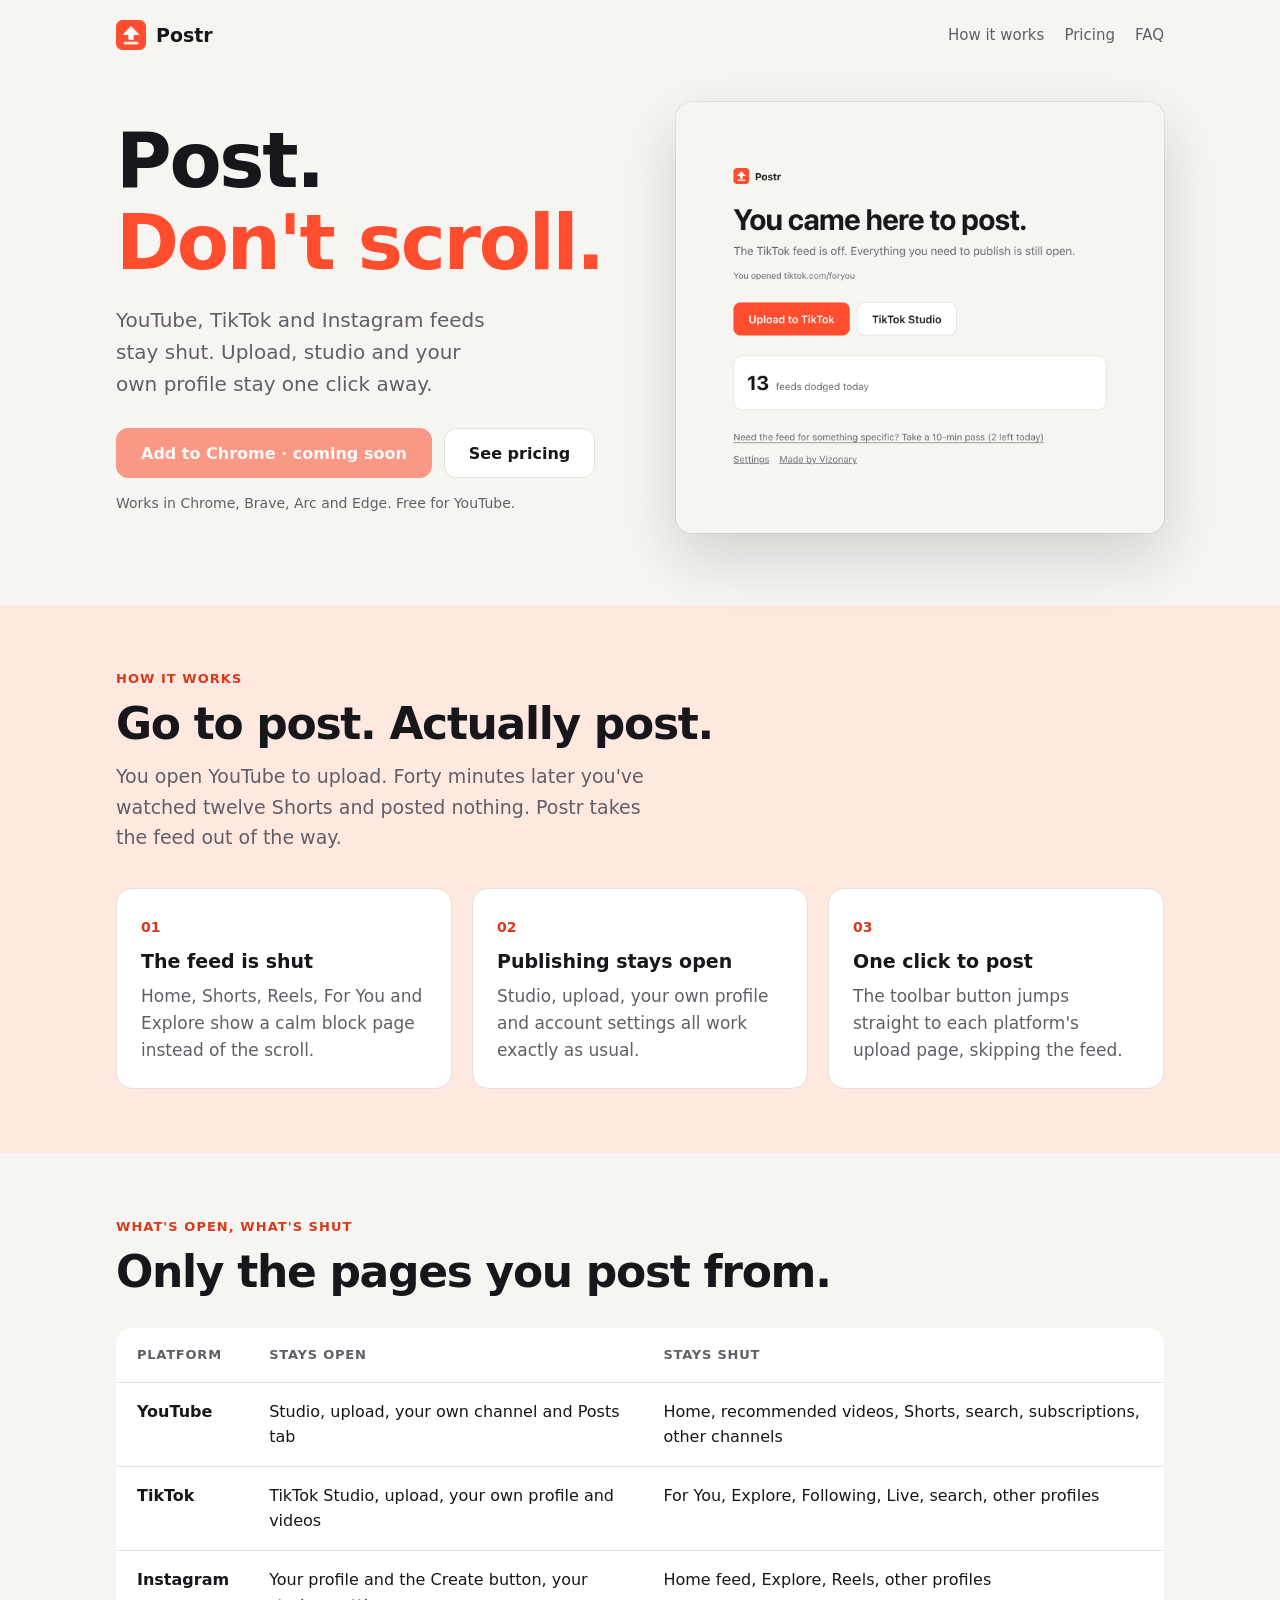
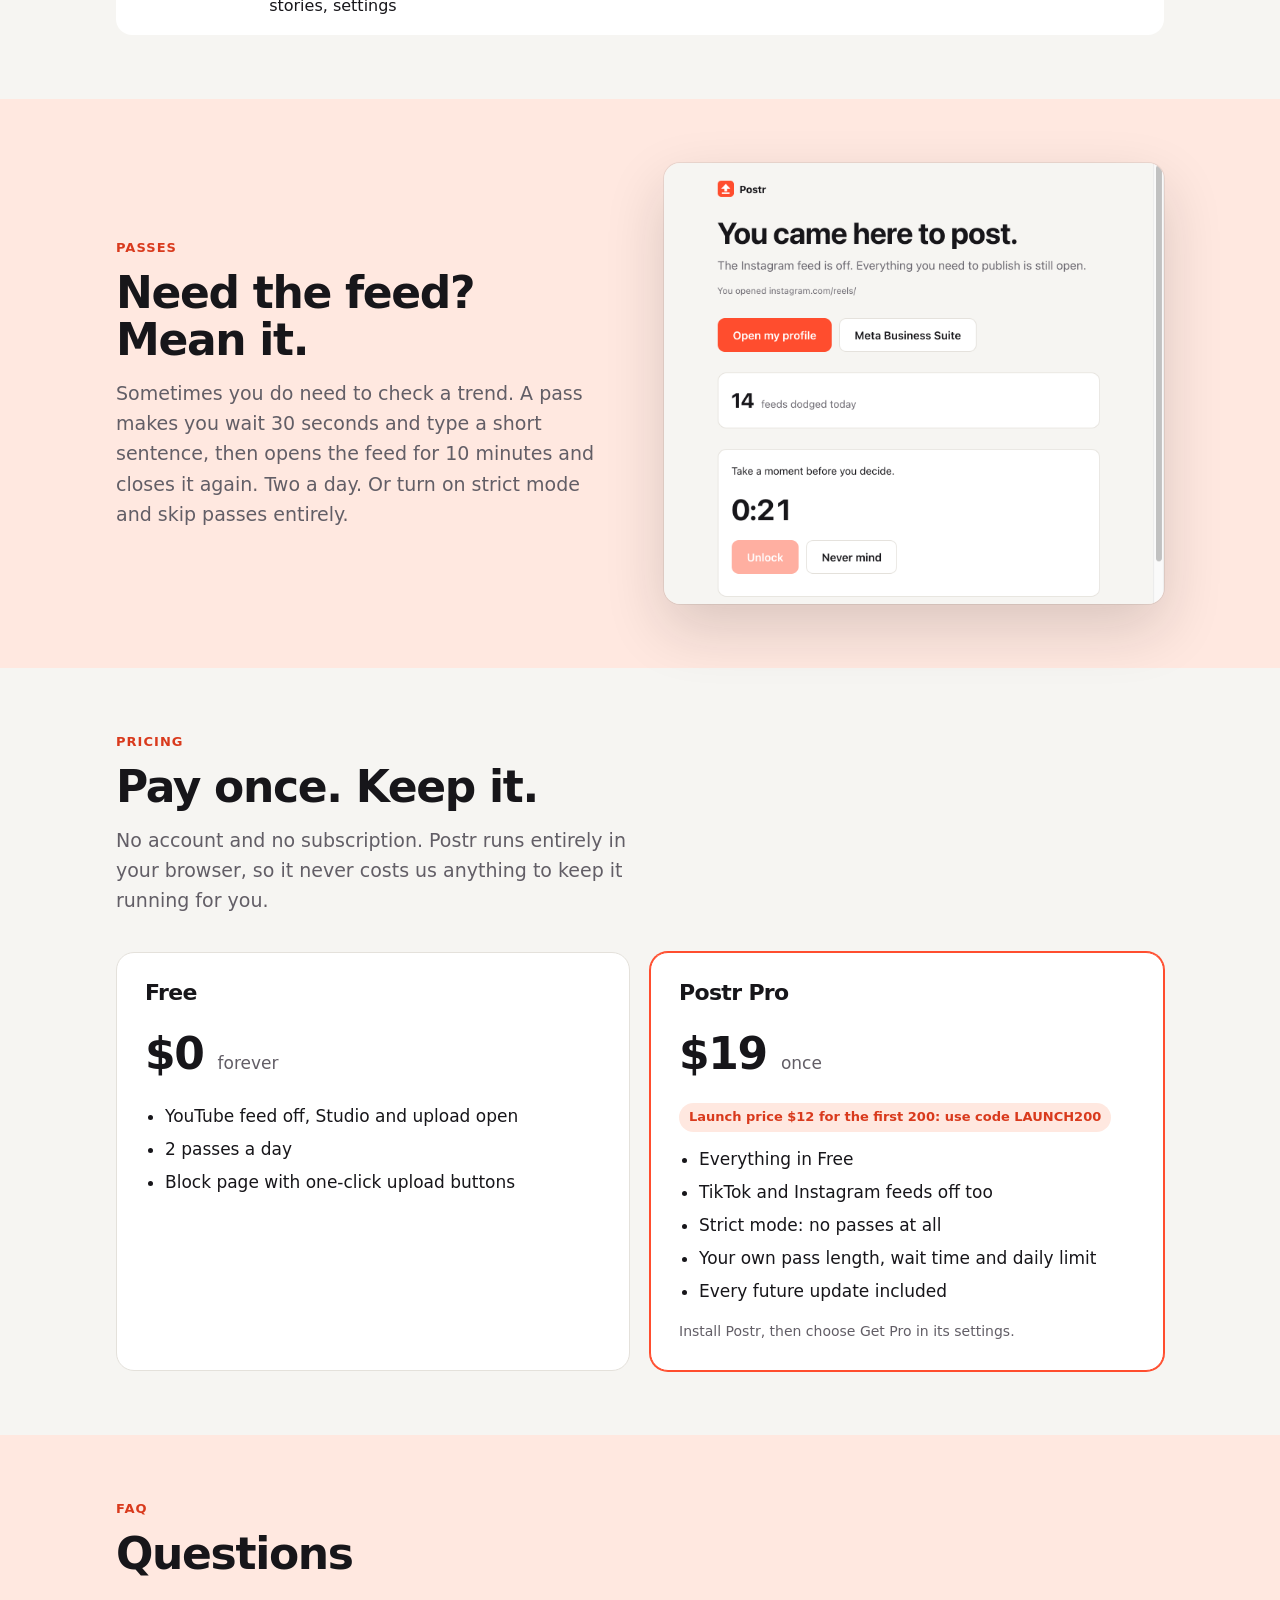
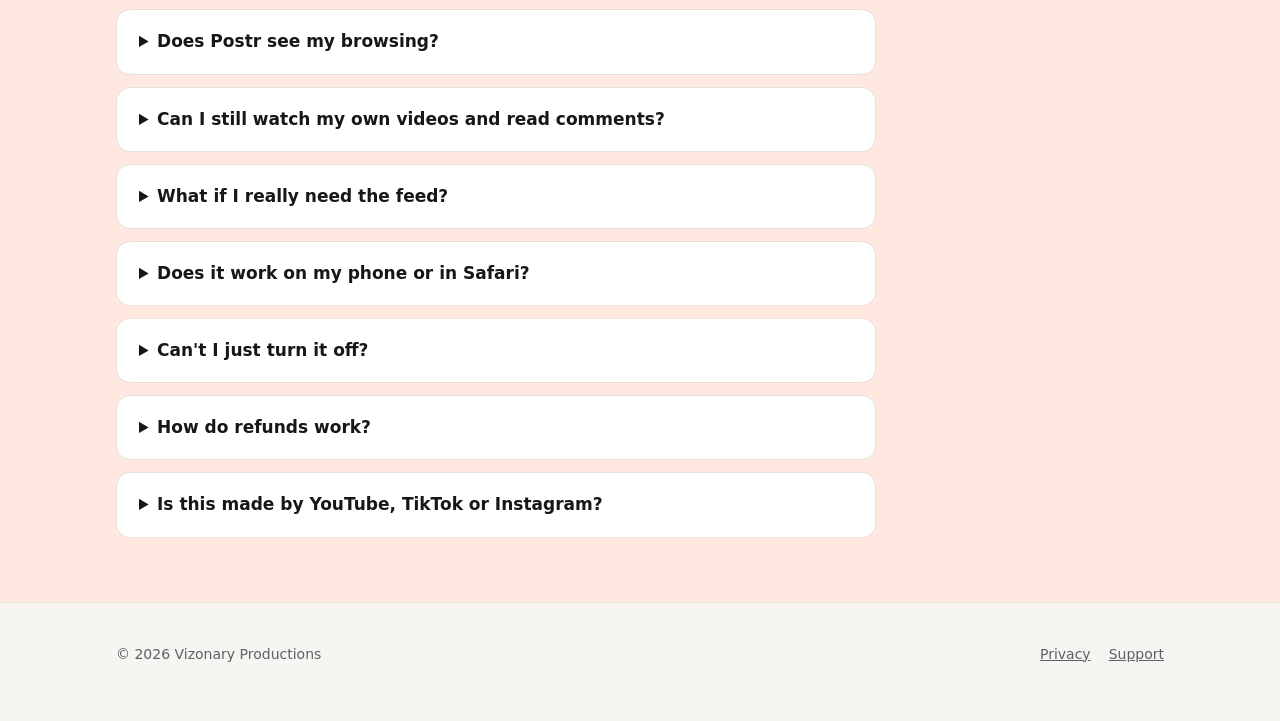
<file: index.html>
<!doctype html>
<html lang="en">
<head>
  <meta charset="utf-8">
  <meta name="viewport" content="width=device-width, initial-scale=1">
  <title>Postr: post, don't scroll</title>
  <meta name="description" content="A browser extension for creators. YouTube, TikTok and Instagram feeds stay shut; upload, studio and your own profile stay open. Free for YouTube, $19 once for all three.">
  <meta property="og:title" content="Postr: post, don't scroll">
  <meta property="og:description" content="The feed-free way to publish on YouTube, TikTok and Instagram.">
  <meta property="og:image" content="https://vizonaryproductions.github.io/postr-site/assets/og.png">
  <meta name="twitter:card" content="summary_large_image">
  <link rel="icon" href="assets/icon32.png">
  <link rel="stylesheet" href="assets/site.css">
</head>
<body>
  <div class="wrap">
    <header class="nav">
      <a class="brand" href="./"><img src="assets/icon128.png" alt="">Postr</a>
      <nav>
        <a class="hide-sm" href="#how">How it works</a>
        <a href="#pricing">Pricing</a>
        <a href="#faq">FAQ</a>
      </nav>
    </header>

    <section class="hero" style="padding-top:32px">
      <div>
        <h1>Post.<br><em>Don't scroll.</em></h1>
        <p class="lead muted">YouTube, TikTok and Instagram feeds stay shut. Upload, studio and your own profile stay one click away.</p>
        <div class="ctas">
          <!-- LAUNCH: replace href with the Chrome Web Store listing URL and drop aria-disabled. -->
          <a class="btn primary" id="install" href="#" aria-disabled="true">Add to Chrome · coming soon</a>
          <a class="btn" href="#pricing">See pricing</a>
        </div>
        <p class="note muted">Works in Chrome, Brave, Arc and Edge. Free for YouTube.</p>
      </div>
      <img class="shot" src="assets/blocked.png" alt="Postr's block page: 'You came here to post.' with buttons to upload to TikTok or open TikTok Studio">
    </section>
  </div>

  <section class="band" id="how">
    <div class="wrap">
      <p class="eyebrow">How it works</p>
      <h2>Go to post. Actually post.</h2>
      <p class="sub muted">You open YouTube to upload. Forty minutes later you've watched twelve Shorts and posted nothing. Postr takes the feed out of the way.</p>
      <div class="steps">
        <div class="step"><span class="n">01</span><b>The feed is shut</b><p class="muted">Home, Shorts, Reels, For You and Explore show a calm block page instead of the scroll.</p></div>
        <div class="step"><span class="n">02</span><b>Publishing stays open</b><p class="muted">Studio, upload, your own profile and account settings all work exactly as usual.</p></div>
        <div class="step"><span class="n">03</span><b>One click to post</b><p class="muted">The toolbar button jumps straight to each platform's upload page, skipping the feed.</p></div>
      </div>
    </div>
  </section>

  <section>
    <div class="wrap">
      <p class="eyebrow">What's open, what's shut</p>
      <h2>Only the pages you post from.</h2>
      <table class="table">
        <thead><tr><th>Platform</th><th>Stays open</th><th>Stays shut</th></tr></thead>
        <tbody>
          <tr><td>YouTube</td><td>Studio, upload, your own channel and Posts tab</td><td>Home, recommended videos, Shorts, search, subscriptions, other channels</td></tr>
          <tr><td>TikTok</td><td>TikTok Studio, upload, your own profile and videos</td><td>For You, Explore, Following, Live, search, other profiles</td></tr>
          <tr><td>Instagram</td><td>Your profile and the Create button, your stories, settings</td><td>Home feed, Explore, Reels, other profiles</td></tr>
        </tbody>
      </table>
    </div>
  </section>

  <section class="band">
    <div class="wrap feature">
      <div>
        <p class="eyebrow">Passes</p>
        <h2>Need the feed? Mean it.</h2>
        <p class="sub muted">Sometimes you do need to check a trend. A pass makes you wait 30 seconds and type a short sentence, then opens the feed for 10 minutes and closes it again. Two a day. Or turn on strict mode and skip passes entirely.</p>
      </div>
      <img class="shot" src="assets/pass.png" alt="A pass counting down before it unlocks the Instagram feed">
    </div>
  </section>

  <section id="pricing">
    <div class="wrap">
      <p class="eyebrow">Pricing</p>
      <h2>Pay once. Keep it.</h2>
      <p class="sub muted">No account and no subscription. Postr runs entirely in your browser, so it never costs us anything to keep it running for you.</p>
      <div class="plans">
        <div class="plan">
          <h3>Free</h3>
          <div class="price">$0 <small>forever</small></div>
          <ul>
            <li>YouTube feed off, Studio and upload open</li>
            <li>2 passes a day</li>
            <li>Block page with one-click upload buttons</li>
          </ul>
        </div>
        <div class="plan pro">
          <h3>Postr Pro</h3>
          <div class="price">$19 <small>once</small></div>
          <span class="launch">Launch price $12 for the first 200: use code LAUNCH200</span>
          <ul>
            <li>Everything in Free</li>
            <li>TikTok and Instagram feeds off too</li>
            <li>Strict mode: no passes at all</li>
            <li>Your own pass length, wait time and daily limit</li>
            <li>Every future update included</li>
          </ul>
          <p class="muted" style="font-size:14px">Install Postr, then choose Get Pro in its settings.</p>
        </div>
      </div>
    </div>
  </section>

  <section class="band" id="faq">
    <div class="wrap">
      <p class="eyebrow">FAQ</p>
      <h2>Questions</h2>
      <div class="faq">
        <details><summary>Does Postr see my browsing?</summary><p>It checks the address of pages on YouTube, TikTok and Instagram to decide whether to block them. That check happens inside your browser and nothing is sent anywhere. No analytics, no ads. See the <a href="privacy.html">privacy policy</a>.</p></details>
        <details><summary>Can I still watch my own videos and read comments?</summary><p>Studio covers your videos, analytics and comments on YouTube and TikTok. On Instagram you can open your own posts from your profile grid. Anything that leads to someone else's content stays shut.</p></details>
        <details><summary>What if I really need the feed?</summary><p>Take a pass from the block page. You wait, type a sentence, and get 10 minutes, after which the feed closes itself. Pro lets you change those numbers or switch passes off.</p></details>
        <details><summary>Does it work on my phone or in Safari?</summary><p>Not yet. Postr works in Chromium browsers on desktop: Chrome, Brave, Arc and Edge. A Safari version is planned.</p></details>
        <details><summary>Can't I just turn it off?</summary><p>Yes, from your browser's extensions page. Postr is a speed bump, not a cage. For most people that pause is enough to remember why they opened the site.</p></details>
        <details><summary>How do refunds work?</summary><p>Pro is sold by Polar, our merchant of record, who handles payment, receipts and tax. If Pro isn't for you, ask for a refund within 14 days and you'll get one.</p></details>
        <details><summary>Is this made by YouTube, TikTok or Instagram?</summary><p>No. Postr is an independent tool and isn't affiliated with or endorsed by Google, ByteDance or Meta.</p></details>
      </div>
    </div>
  </section>

  <footer>
    <div class="wrap">
      <span class="muted">© 2026 Vizonary Productions</span>
      <nav>
        <a href="privacy.html">Privacy</a>
        <a href="https://github.com/vizonaryproductions/postr-site/issues">Support</a>
      </nav>
    </div>
  </footer>
</body>
</html>
</file>
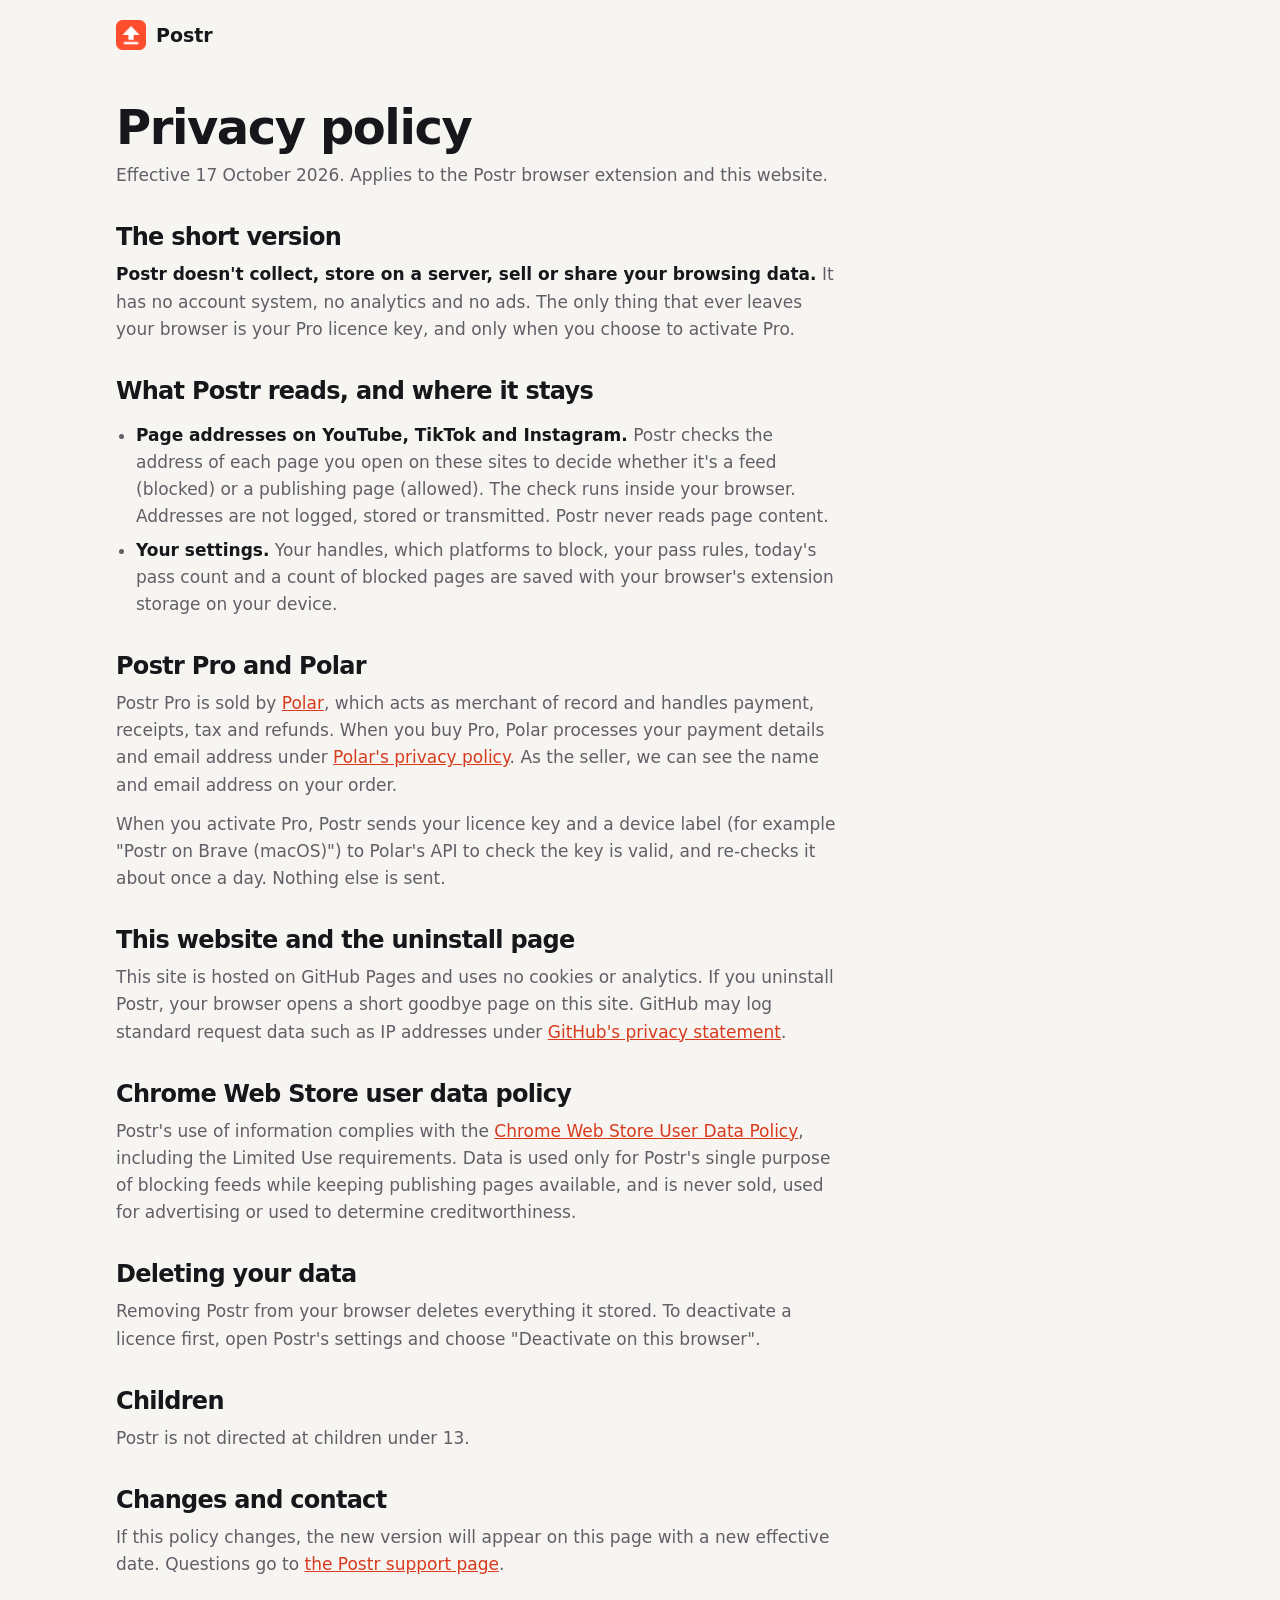
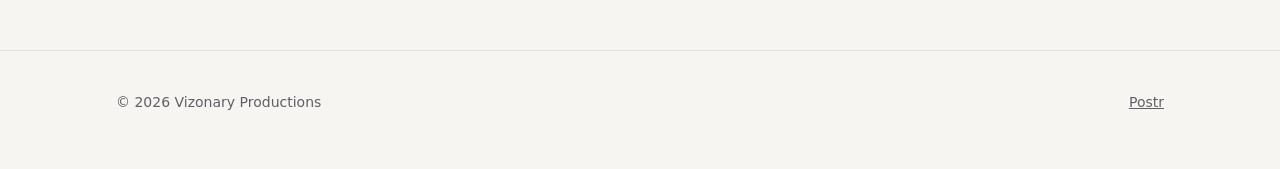
<file: privacy.html>
<!doctype html>
<html lang="en">
<head>
  <meta charset="utf-8">
  <meta name="viewport" content="width=device-width, initial-scale=1">
  <title>Postr Privacy Policy</title>
  <link rel="icon" href="assets/icon32.png">
  <link rel="stylesheet" href="assets/site.css">
</head>
<body>
  <div class="wrap">
    <header class="nav">
      <a class="brand" href="./"><img src="assets/icon128.png" alt="">Postr</a>
    </header>
    <main class="doc">
      <h1>Privacy policy</h1>
      <p>Effective 17 October 2026. Applies to the Postr browser extension and this website.</p>

      <h2>The short version</h2>
      <p><strong>Postr doesn't collect, store on a server, sell or share your browsing data.</strong> It has no account system, no analytics and no ads. The only thing that ever leaves your browser is your Pro licence key, and only when you choose to activate Pro.</p>

      <h2>What Postr reads, and where it stays</h2>
      <ul>
        <li><strong>Page addresses on YouTube, TikTok and Instagram.</strong> Postr checks the address of each page you open on these sites to decide whether it's a feed (blocked) or a publishing page (allowed). The check runs inside your browser. Addresses are not logged, stored or transmitted. Postr never reads page content.</li>
        <li><strong>Your settings.</strong> Your handles, which platforms to block, your pass rules, today's pass count and a count of blocked pages are saved with your browser's extension storage on your device.</li>
      </ul>

      <h2>Postr Pro and Polar</h2>
      <p>Postr Pro is sold by <a href="https://polar.sh">Polar</a>, which acts as merchant of record and handles payment, receipts, tax and refunds. When you buy Pro, Polar processes your payment details and email address under <a href="https://polar.sh/legal/privacy">Polar's privacy policy</a>. As the seller, we can see the name and email address on your order.</p>
      <p>When you activate Pro, Postr sends your licence key and a device label (for example "Postr on Brave (macOS)") to Polar's API to check the key is valid, and re-checks it about once a day. Nothing else is sent.</p>

      <h2>This website and the uninstall page</h2>
      <p>This site is hosted on GitHub Pages and uses no cookies or analytics. If you uninstall Postr, your browser opens a short goodbye page on this site. GitHub may log standard request data such as IP addresses under <a href="https://docs.github.com/en/site-policy/privacy-policies/github-general-privacy-statement">GitHub's privacy statement</a>.</p>

      <h2>Chrome Web Store user data policy</h2>
      <p>Postr's use of information complies with the <a href="https://developer.chrome.com/docs/webstore/program-policies/policies">Chrome Web Store User Data Policy</a>, including the Limited Use requirements. Data is used only for Postr's single purpose of blocking feeds while keeping publishing pages available, and is never sold, used for advertising or used to determine creditworthiness.</p>

      <h2>Deleting your data</h2>
      <p>Removing Postr from your browser deletes everything it stored. To deactivate a licence first, open Postr's settings and choose "Deactivate on this browser".</p>

      <h2>Children</h2>
      <p>Postr is not directed at children under 13.</p>

      <h2>Changes and contact</h2>
      <p>If this policy changes, the new version will appear on this page with a new effective date. Questions go to <a href="https://github.com/vizonaryproductions/postr-site/issues">the Postr support page</a>.</p>
    </main>
  </div>
  <footer>
    <div class="wrap">
      <span class="muted">© 2026 Vizonary Productions</span>
      <nav><a href="./">Postr</a></nav>
    </div>
  </footer>
</body>
</html>
</file>
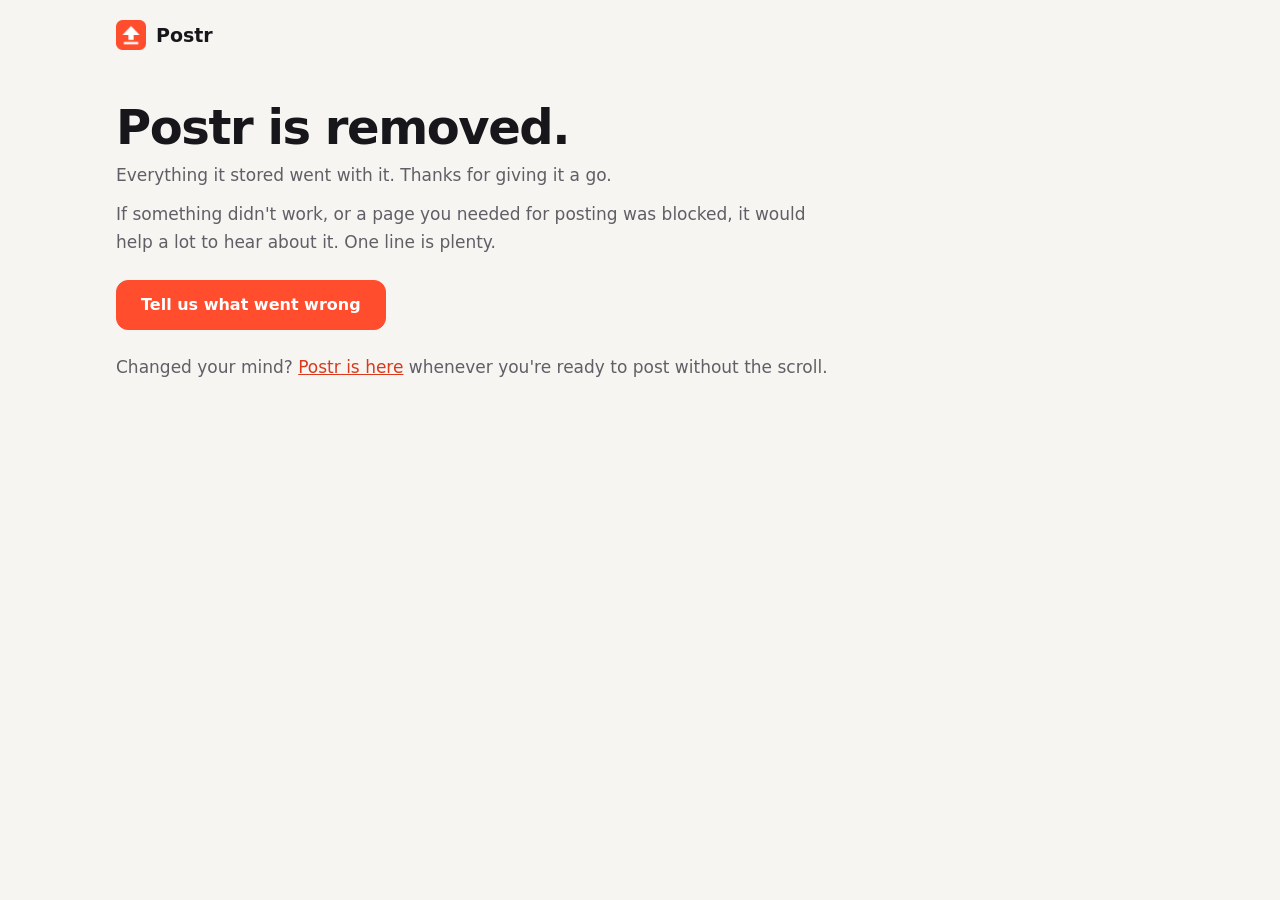
<file: uninstall.html>
<!doctype html>
<html lang="en">
<head>
  <meta charset="utf-8">
  <meta name="viewport" content="width=device-width, initial-scale=1">
  <title>Postr Removed</title>
  <link rel="icon" href="assets/icon32.png">
  <link rel="stylesheet" href="assets/site.css">
</head>
<body>
  <div class="wrap">
    <header class="nav">
      <a class="brand" href="./"><img src="assets/icon128.png" alt="">Postr</a>
    </header>
    <main class="doc">
      <h1>Postr is removed.</h1>
      <p>Everything it stored went with it. Thanks for giving it a go.</p>
      <p>If something didn't work, or a page you needed for posting was blocked, it would help a lot to hear about it. One line is plenty.</p>
      <p style="margin-top:24px"><a class="btn primary" href="https://github.com/vizonaryproductions/postr-site/issues/new?title=Feedback%20after%20uninstalling">Tell us what went wrong</a></p>
      <p style="margin-top:24px">Changed your mind? <a href="./">Postr is here</a> whenever you're ready to post without the scroll.</p>
    </main>
  </div>
</body>
</html>
</file>
<file: assets/site.css>
:root {
  --bg: #f6f5f2;
  --surface: #ffffff;
  --tint: #ffe8e0;
  --text: #17161a;
  --muted: #625e66;
  --line: #e4e1db;
  --accent: #ff4d2e;
  --accent-ink: #d93a1d;
  color-scheme: light;
}
@media (prefers-color-scheme: dark) {
  :root {
    --bg: #111013;
    --surface: #1b1a1f;
    --tint: #24161a;
    --text: #f2f0ec;
    --muted: #a29fa8;
    --line: #2c2a31;
    --accent: #ff5a3c;
    --accent-ink: #ff7a60;
    color-scheme: dark;
  }
}
* { box-sizing: border-box; }
html { -webkit-text-size-adjust: 100%; }
body {
  margin: 0;
  background: var(--bg);
  color: var(--text);
  font: 17px/1.6 -apple-system, BlinkMacSystemFont, "SF Pro Text", "Inter", system-ui, sans-serif;
  -webkit-font-smoothing: antialiased;
}
a { color: var(--accent-ink); }
img { max-width: 100%; display: block; }
h1, h2, h3 { line-height: 1.08; letter-spacing: -0.03em; margin: 0; }
p { margin: 0; }
.wrap { max-width: 1080px; margin: 0 auto; padding: 0 16px; }
.muted { color: var(--muted); }

.nav { display: flex; justify-content: space-between; align-items: center; padding: 20px 0; }
.brand { display: flex; align-items: center; gap: 10px; font-weight: 700; font-size: 19px; color: var(--text); text-decoration: none; }
.brand img { width: 30px; height: 30px; }
.nav nav { display: flex; gap: 20px; font-size: 15px; }
.nav nav a { color: var(--muted); text-decoration: none; }
.nav nav a:hover { color: var(--text); }

.btn {
  display: inline-flex; align-items: center; justify-content: center; gap: 8px;
  min-height: 50px; padding: 0 24px; border-radius: 12px;
  font: inherit; font-weight: 650; font-size: 16px; text-decoration: none; cursor: pointer;
  border: 1px solid var(--line); background: var(--surface); color: var(--text);
}
.btn.primary { background: var(--accent); border-color: var(--accent); color: #fff; }
.btn.primary:hover { filter: brightness(1.06); }
.btn[aria-disabled="true"] { opacity: .55; pointer-events: none; }

.hero { display: grid; grid-template-columns: 1.05fr 1fr; gap: 48px; align-items: center; padding: 48px 0 72px; }
.hero h1 { font-size: clamp(44px, 7vw, 76px); }
.hero h1 em { font-style: normal; color: var(--accent); }
.hero .lead { font-size: 20px; margin: 20px 0 28px; max-width: 30ch; }
.hero .ctas { display: flex; flex-wrap: wrap; gap: 12px; align-items: center; }
.hero .note { font-size: 14px; margin-top: 14px; }
.shot { border-radius: 16px; box-shadow: 0 24px 60px rgba(23,22,26,.16), 0 0 0 1px rgba(23,22,26,.07); }

section { padding: 64px 0; }
section.band { background: var(--tint); }
.eyebrow { font-size: 13px; font-weight: 700; letter-spacing: .08em; text-transform: uppercase; color: var(--accent-ink); margin-bottom: 10px; }
h2 { font-size: clamp(30px, 4.5vw, 44px); margin-bottom: 14px; }
.sub { font-size: 19px; max-width: 46ch; }

.steps { display: grid; grid-template-columns: repeat(3, 1fr); gap: 20px; margin-top: 36px; }
.step { background: var(--surface); border: 1px solid var(--line); border-radius: 16px; padding: 24px; }
.step b { display: block; font-size: 19px; margin: 6px 0 6px; }
.step .n { font-size: 14px; font-weight: 700; color: var(--accent-ink); }

.table { width: 100%; border-collapse: collapse; margin-top: 32px; background: var(--surface); border-radius: 16px; overflow: hidden; border: 1px solid var(--line); font-size: 16px; }
.table th, .table td { text-align: left; padding: 16px 20px; vertical-align: top; border-top: 1px solid var(--line); }
.table thead th { border-top: 0; font-size: 13px; text-transform: uppercase; letter-spacing: .06em; color: var(--muted); }
.table td:first-child { font-weight: 650; white-space: nowrap; }

.feature { display: grid; grid-template-columns: 1fr 1fr; gap: 48px; align-items: center; }
.feature.flip > :first-child { order: 2; }

.plans { display: grid; grid-template-columns: 1fr 1fr; gap: 20px; margin-top: 36px; }
.plan { background: var(--surface); border: 1px solid var(--line); border-radius: 18px; padding: 28px; display: grid; gap: 14px; align-content: start; }
.plan.pro { border-color: var(--accent); box-shadow: 0 0 0 1px var(--accent); }
.plan h3 { font-size: 22px; }
.price { font-size: 44px; font-weight: 750; letter-spacing: -0.03em; }
.price small { font-size: 17px; font-weight: 500; color: var(--muted); letter-spacing: 0; }
.plan ul { margin: 0; padding-left: 20px; display: grid; gap: 6px; }
.launch { display: inline-block; font-size: 13px; font-weight: 700; color: var(--accent-ink); background: var(--tint); border-radius: 999px; padding: 4px 10px; justify-self: start; }

.faq { display: grid; gap: 12px; margin-top: 32px; max-width: 760px; }
.faq details { background: var(--surface); border: 1px solid var(--line); border-radius: 14px; padding: 18px 22px; }
.faq summary { font-weight: 650; cursor: pointer; }
.faq details p { margin-top: 10px; color: var(--muted); }

footer { padding: 40px 0 56px; border-top: 1px solid var(--line); font-size: 14px; }
footer .wrap { display: flex; justify-content: space-between; gap: 16px; flex-wrap: wrap; }
footer nav { display: flex; gap: 18px; }
footer a { color: var(--muted); }

.doc { max-width: 720px; padding: 32px 0 72px; }
.doc h1 { font-size: clamp(34px, 6vw, 48px); margin-bottom: 8px; }
.doc h2 { font-size: 24px; margin: 36px 0 10px; }
.doc p, .doc li { color: var(--muted); }
.doc p + p { margin-top: 12px; }
.doc ul { padding-left: 20px; display: grid; gap: 6px; }
.doc strong { color: var(--text); }

@media (max-width: 820px) {
  .hero, .feature, .plans { grid-template-columns: 1fr; }
  .feature.flip > :first-child { order: 0; }
  .steps { grid-template-columns: 1fr; }
  .hero { padding-top: 24px; }
  .nav nav a.hide-sm { display: none; }
  .table td:first-child { white-space: normal; }
  .table th, .table td { padding: 12px 14px; }
}
</file>
